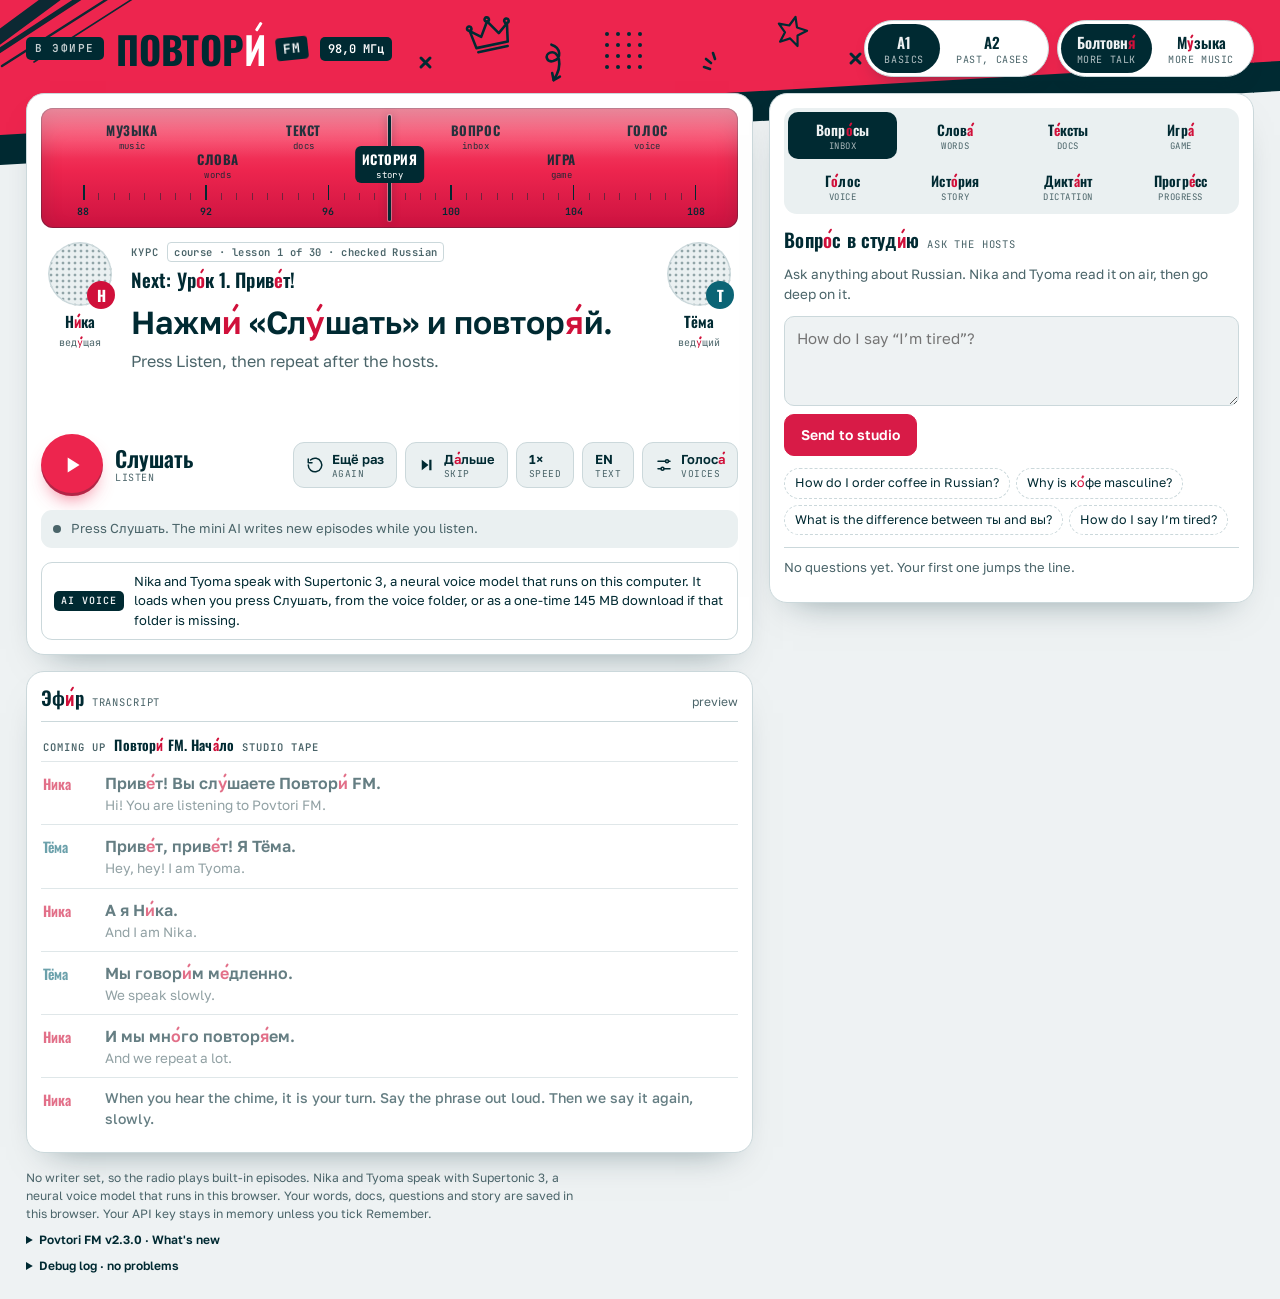
<file: index.html>
<!doctype html>
<html lang="en">
<head>
<meta charset="utf-8">
<meta http-equiv="refresh" content="0; url=Povtori%20FM.html">
<title>Povtori FM</title>
</head>
<body>
<p><a href="Povtori%20FM.html">Open Povtori FM</a></p>
</body>
</html>
</file>
